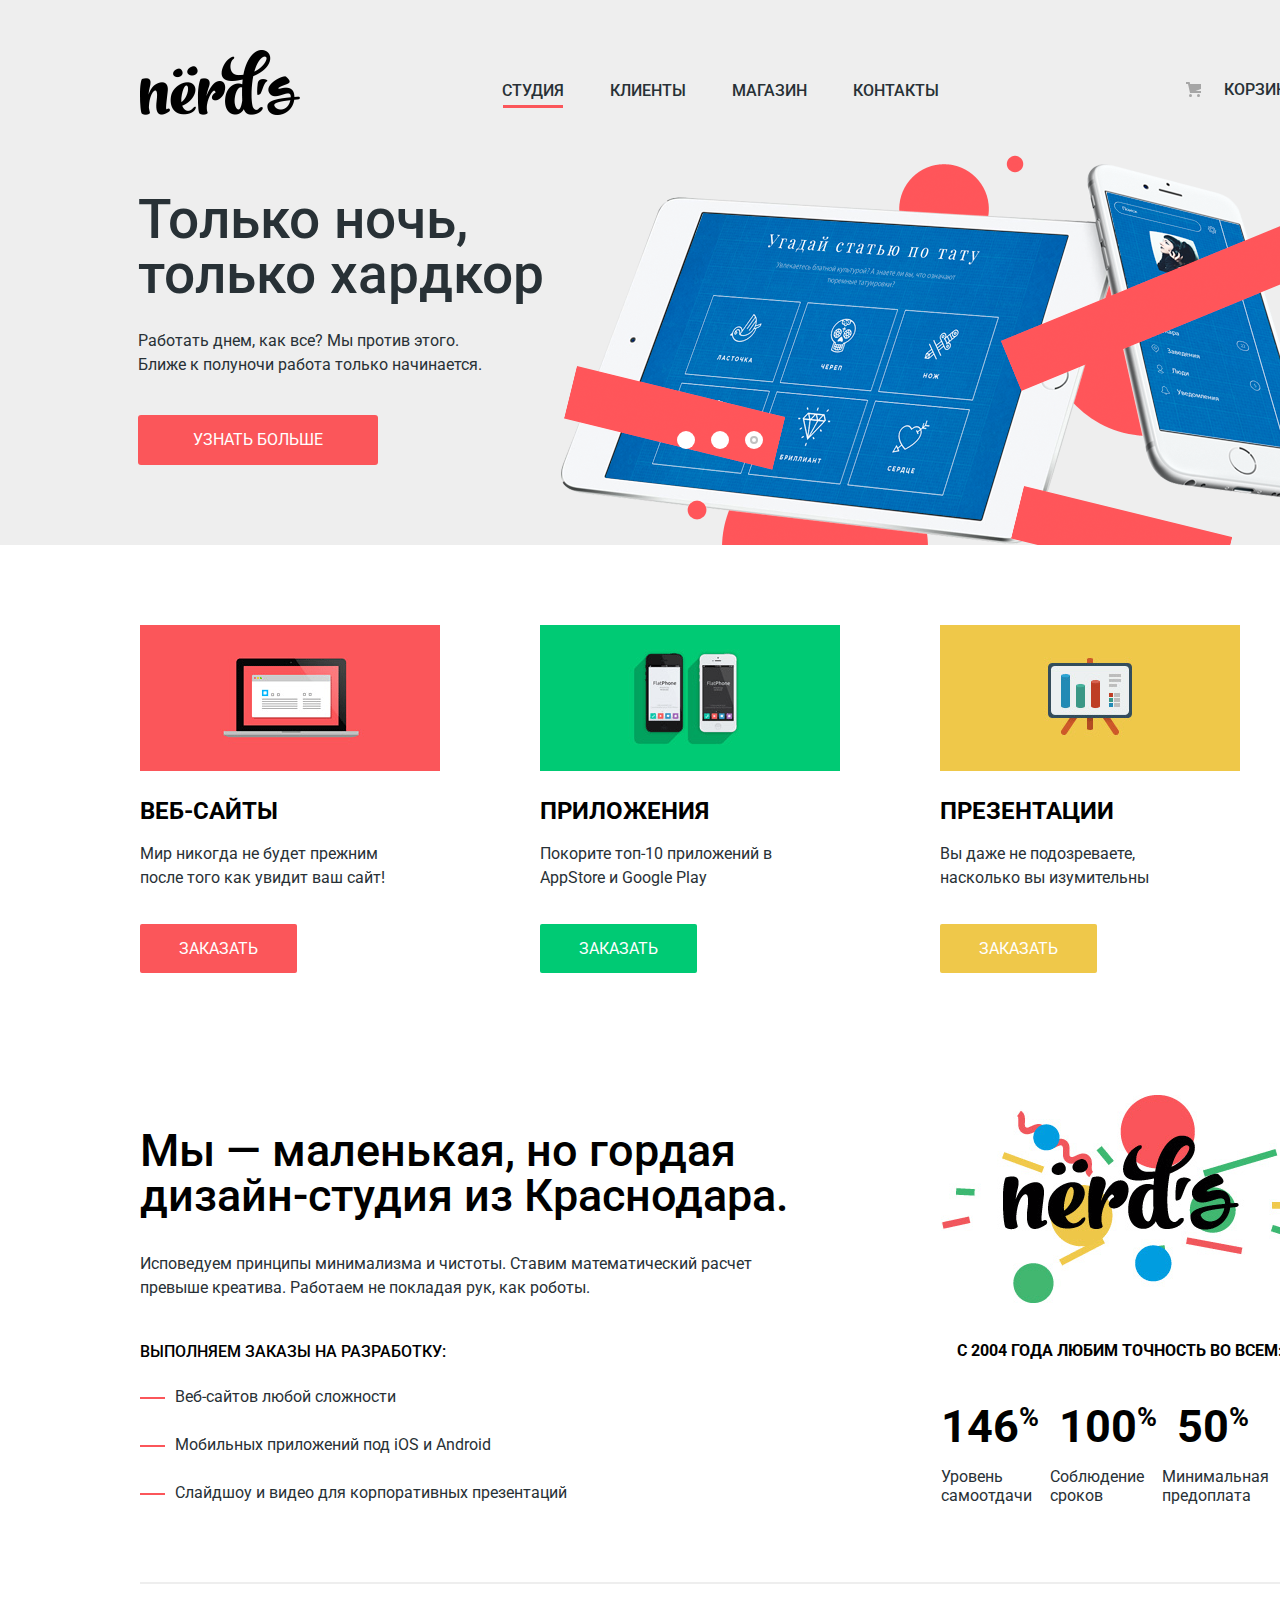
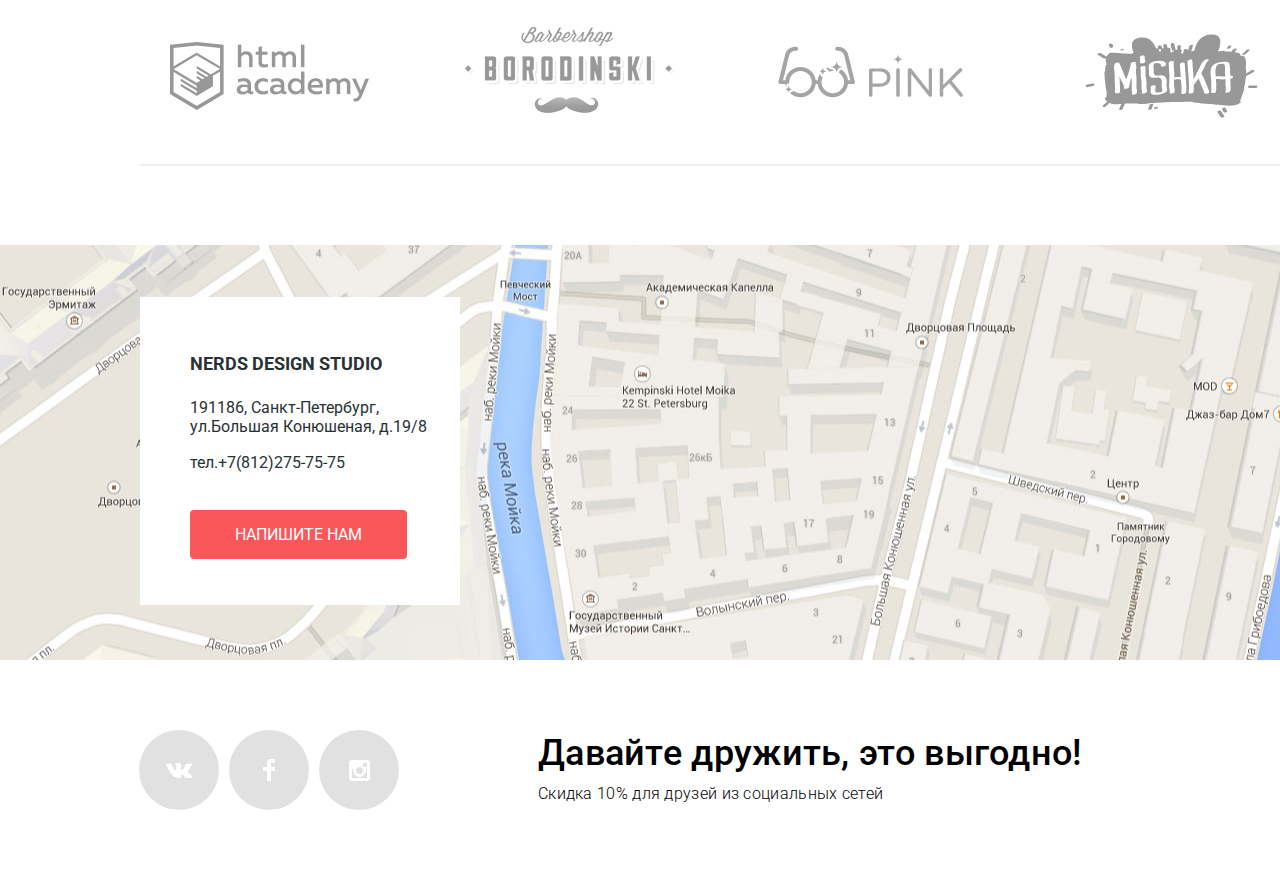
<file: index.html>
<!DOCTYPE html>
<html lang="ru">
<head>
	<meta charset="UTF-8">
	<title>Nerds</title>
	<link rel="stylesheet" type="text/css" href="css/normalize.css">
	<link rel="stylesheet"  type="text/css" href="css/main.min.css">
	<link href="https://fonts.googleapis.com/css?family=Roboto:300,400,500,700" rel="stylesheet">
</head>
<body>
	<section class="wrap__header">
		<div class="container">
			<header class="header">
				<nav class="navigation">
					<a class="navigation__logo"><img src="image/nerds.png" width="160" height="65" alt="Логотип веб-студии Nerds"></a>
					<ul class="navigation__list">
						<li class="navigation__current"><a href="index.html">Студия</a></li>
						<li><a href="#">Клиенты</a></li>
						<li><a href="catalog.html">Магазин</a></li>
						<li><a href="#">Контакты</a></li>
					</ul>
					<a href="#" class="navigation__cart">Корзина</a>
				</nav>
			</header>
			<section class="slides container">
				<input class="visually__hidden" checked type="radio" name="radio" id="switch1">
				<input class="visually__hidden" checked type="radio" name="radio" id="switch2">
				<input class="visually__hidden" checked type="radio" name="radio" id="switch3">
				<div class="slides__switch">
					<label class="slides__switch_item slides__switch_item1" for="switch1"></label>
					<label class="slides__switch_item slides__switch_item2" for="switch2"></label>
					<label class="slides__switch_item slides__switch_item3" for="switch3"></label>
				</div>
				<ul class="slides__list">
					<li class="slides__item">
						<h3>Долго, дорого,<br> скрупулезно.</h3>
						<p>Математически выверенный дизайн<br> для вашего сайта или мобильного приложения.</p>
						<a href="#">Узнать больше</a>
						</li>
					<li class="slides__item">
						<h3>Любим математику как никто другой</h3>
						<p>Никакого креатива, только математические формулы для расчета идеальных пропорций.</p>
						<a href="#">Узнать больше</a>
					</li>
					<li class="slides__item">
						<h3>Только ночь,<br> только хардкор</h3>
						<p>Работать днем, как все? Мы против этого.<br> Ближе к полуночи работа только начинается.</p>
						<a href="#">Узнать больше</a>
					</li>
				</ul>
			</section>
		</div>
	</section>
	<main class="content container">
		<section class="services__list">
			<h2 class="visually__hidden">Услуги</h2>
			<section class="services__item">
				<img src="image/web-sites.png" width="300" height="146" alt="Веб-сайты">
				<h3>Веб-сайты</h3>
				<p>Мир никогда не будет прежним после того как увидит ваш сайт!</p>
				<a href="#" class="btn__services btn__services_sites">Заказать</a>
			</section>
			<section class="services__item">
				<img src="image/apps.png" width="300" height="146" alt="Веб-приложения">
				<h3>Приложения</h3>
				<p>Покорите топ-10 приложений в AppStore и Google Play</p>
				<a href="#" class="btn__services btn__services_apps">Заказать</a>
			</section>
			<section class="services__item">
				<img src="image/show.png" width="300" height="146" alt="Презентации">
				<h3>Презентации</h3>
				<p>Вы даже не подозреваете, насколько вы изумительны</p>
				<a href="#" class="btn__services btn__services_show">Заказать</a>
			</section>
		</section>
		<article class="about">
			<section class="about__team">
				<h2 class="visually__hidden">О нас</h2>
				<h3>Мы &mdash; маленькая, но гордая дизайн-студия из Краснодара.</h3>
				<p>Исповедуем принципы минимализма и чистоты. Ставим математический расчет превыше креатива. Работаем не покладая рук, как роботы.</p>
				<p>Выполняем заказы на разработку:</p>
				<ul class="about__order">
					<li>Веб-сайтов любой сложности</li>
					<li>Мобильных приложений под iOS и Android</li>
					<li>Слайдшоу и видео для корпоративных презентаций</li>
				</ul>
			</section>
			<section class="about__facts">
				<img src="image/nerds2.png" width="360" height="208" alt="Логотип Nerds">
				<p>C 2004 года Любим точность во всем:</p>
					<ul>
						<li>146<sup>%</sup></li>
						<li>100<sup>%</sup></li>
						<li>50<sup>%</sup></li>
						<li>Уровень<br> самоотдачи</li>
						<li>Соблюдение<br> сроков</li>
						<li>Минимальная<br> предоплата</li> 
					</ul>
			</section>
		</article>
		<section class="partners__list">
			<h2 class="visually__hidden">Наши партнеры</h2>
			<div class=partners__item tabindex="0">
				<a href="https://htmlacademy.ru/intensive/htmlcss" class="partners__link"><img src="image/htmlacademy-hover.png" width="199" height="68" alt="HTMLacademy"></a>
			</div>
			<div class=partners__item>
				<a href="#" class="partners__link"><img src="image/Borodinsky-hover.png" width="209" height="90" alt="Барбершоп Бородинский"></a>
			</div>
			<div class=partners__item>
				<a href="#" class="partners__link"><img src="image/Pink-hover.png" width="185" height="52" alt="Салон Pink"></a>
			</div>
			<div class=partners__item>
				<a href="#" class="partners__link"><img src="image/Mishka-hover.png" width="173" height="84" alt="Mishka"></a>
			 </div>
		</section>
	</main>
	<section class="map">
		<h2 class="visually__hidden">Как нас найти</h2>
		<iframe src="https://www.google.com/maps/embed?pb=!1m18!1m12!1m3!1d15988.035052576044!2d30.30625045365359!3d59.94036584010551!2m3!1f0!2f0!3f0!3m2!1i1024!2i768!4f13.1!3m3!1m2!1s0x4696310fca5afc31%3A0x5f2ac55f567b2400!2sHTML+Academy!5e0!3m2!1sru!2sru!4v1512130333329" style="border:0"></iframe>
		<div class="map__box">
			<div class="box__contacts">
				<h3>Nerds Design Studio</h3>
				<p>191186, Санкт-Петербург,<br> ул.Большая Конюшеная, д.19/8</p>
				<p>тел.+7(812)275-75-75</p>
				<a class="btn__map" href="feedback.html">Напишите нам</a>
			</div>
		</div>
	</section>
	<footer class="footer container">
		<ul class="footer__socials">
			<li class="socials__item">
				<a href="#" class="socials__link" title="Вконтакте"><svg xmlns="http://www.w3.org/2000/svg" width="26" height="15" viewBox="0 0 26 15"><path fill="#FFF" d="M16.138 11.51c.956-.309 2.18 2.04 3.483 2.939.978.681 1.727.534 1.727.534l3.473-.05s1.815-.112.957-1.554c-.071-.12-.503-1.069-2.585-3.022-2.177-2.043-1.882-1.712.739-5.244 1.597-2.153 2.236-3.468 2.036-4.028-.192-.539-1.365-.399-1.365-.399L20.69.713c-.381.001-.704.119-.851.515-.003.004-.621 1.666-1.445 3.079-1.741 2.989-2.436 3.148-2.724 2.961-.661-.433-.494-1.737-.494-2.664 0-2.897.432-4.105-.846-4.417-.427-.104-.739-.172-1.828-.182-1.392-.021-2.574 0-3.244.329-.445.223-.786.712-.579.74.26.035.843.16 1.155.586.401.552.389 1.789.389 1.789s.229 3.411-.54 3.834c-.528.29-1.25-.302-2.803-3.016-.793-1.388-1.392-2.922-1.392-2.922s-.116-.285-.326-.441c-.25-.185-.6-.244-.6-.244L.848.684S.29.7.085.946c-.182.218-.015.668-.015.668s2.909 6.881 6.203 10.347c3.02 3.182 6.452 2.971 6.452 2.971h1.555s.469-.054.709-.312c.224-.24.214-.691.214-.691s-.031-2.109.935-2.419z"/></svg></a>
			</li>
			<li class="socials__item">
				<a href="#" class="socials__link" title="Фейсбук">
				<svg xmlns="http://www.w3.org/2000/svg" width="12" height="22" viewBox="0 0 12 22"><path fill="#FFF" d="M12 4V0H8a4 4 0 0 0-4 4v4H0v4h4v10h4V12h4V8H8V4h4z"/></svg></a>
			</li>
			<li class="socials__item">
				<a href="#" class="socials__link" title="Инстаграм">
				<svg xmlns="http://www.w3.org/2000/svg" width="21" height="21" viewBox="0 0 21 21"><path fill="#FFF" d="M18 0H3C1.35 0 0 1.35 0 3v15c0 1.65 1.35 3 3 3h15c1.65 0 3-1.35 3-3V3c0-1.65-1.35-3-3-3zm-7.5 7c1.93 0 3.5 1.57 3.5 3.5S12.43 14 10.5 14 7 12.43 7 10.5 8.57 7 10.5 7zM18 18H3V9h1.181A6.504 6.504 0 0 0 4 10.5a6.5 6.5 0 1 0 13 0 6.45 6.45 0 0 0-.181-1.5H18v9zm0-11h-4V3h4v4z"/></svg></a>
			</li>
		</ul>
		<div class="footer__discount">
			<p>Давайте дружить, это выгодно! <span>Скидка 10% для друзей из социальных сетей</span></p>
		</div>
	</footer>
				<!--Модальное окно  -->
		<section class="modal">
			<h2>Напишите нам</h2>
			<form class="feedback__form" method="post" action="/echo">
				<div class="form__info">
					<p class="feedback__item">
						<label for="name">Ваше имя:</label>
						<input type="text" id="name" name="name" placeholder="Представьтесь, пожалуйста">
					</p>
					<p class="feedback__item">
						<label for="email">Ваш e-mail:</label>
						<input type="text" id="email" name="email" placeholder="Для отправки ответа">
					</p>
				</div>
				<div class="form__area">
					<p class="feedback__item">
						<label for="text">Текст письма:</label>
						<textarea rows="5" id="text" name="text" placeholder="В свободной форме"></textarea>
					</p>
					<button class="btn__feedback btn__feedback_submit" type="submit">Отправить</button>
				</div>
			</form>
			<button class="modal__close" type="button">Закрыть</button>
		</section>
		<script src="js/scripts.min.js"></script>
</body>
</html>
</file>
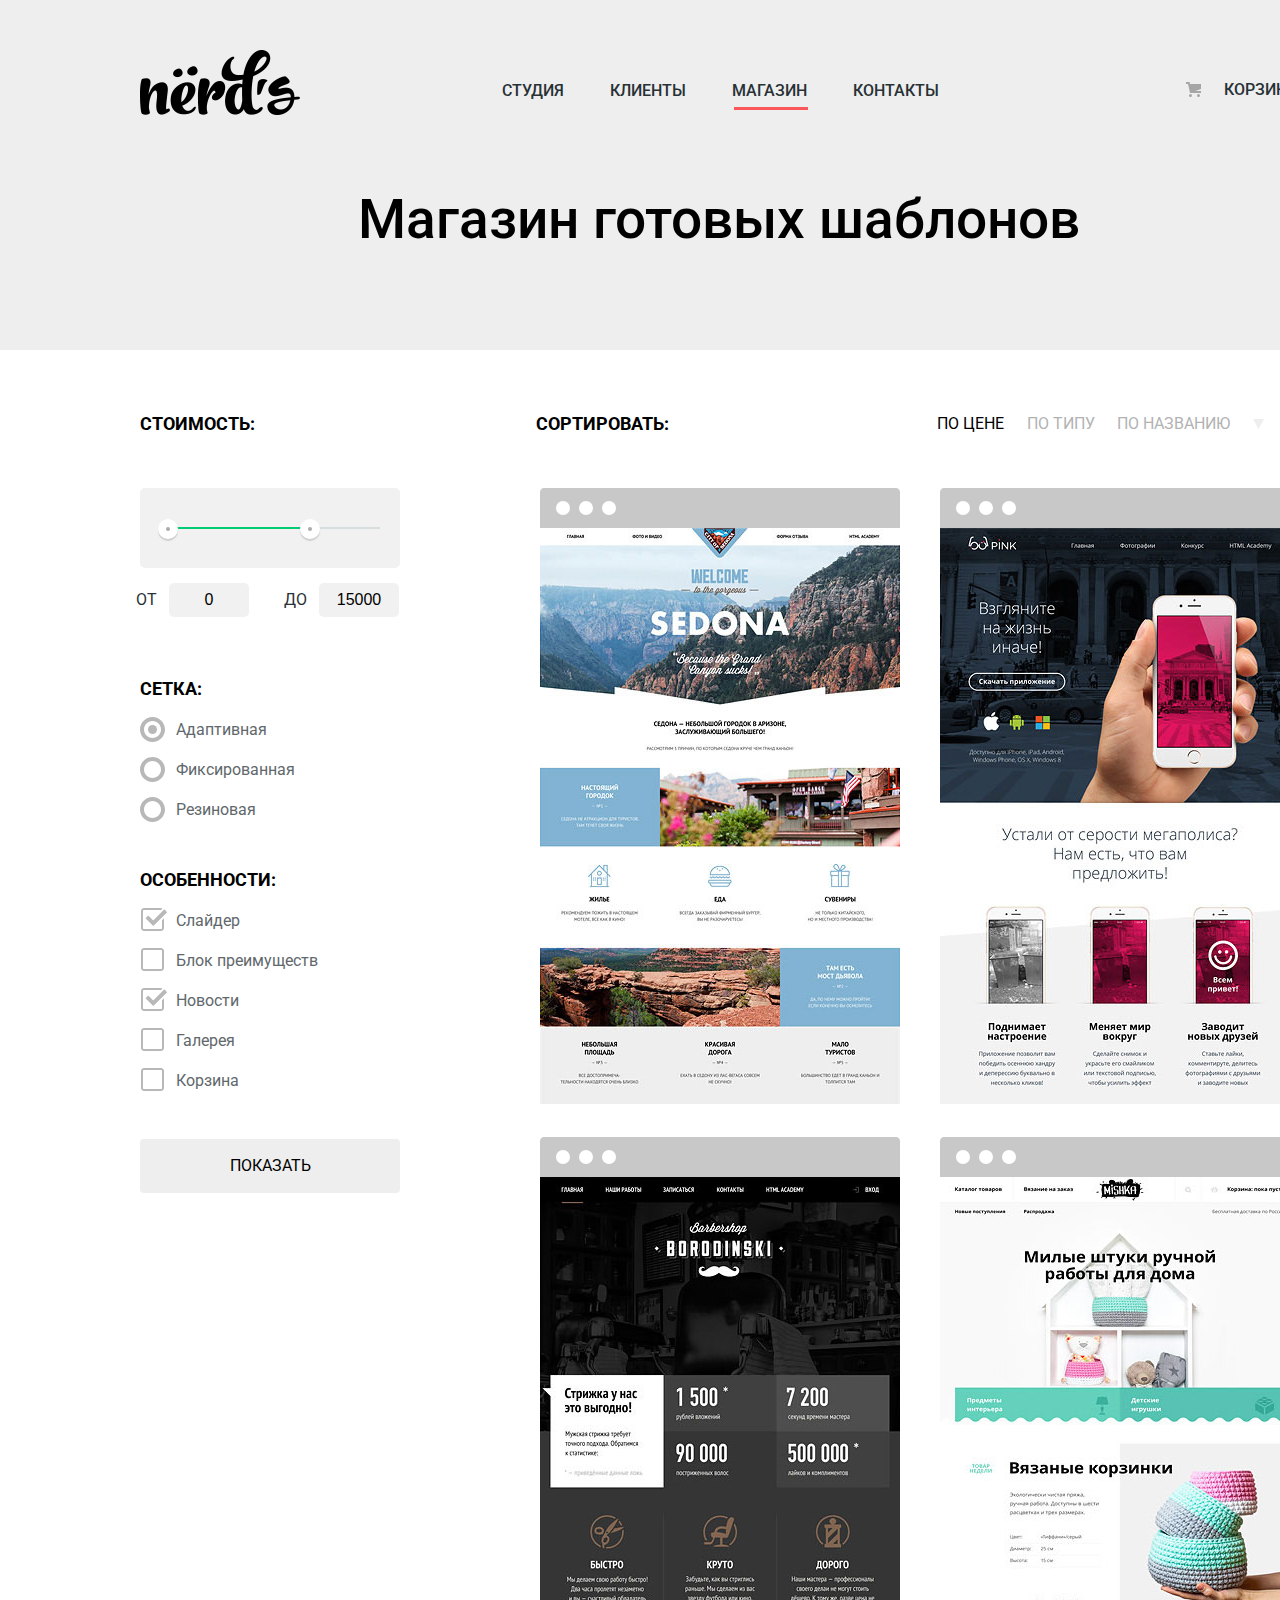
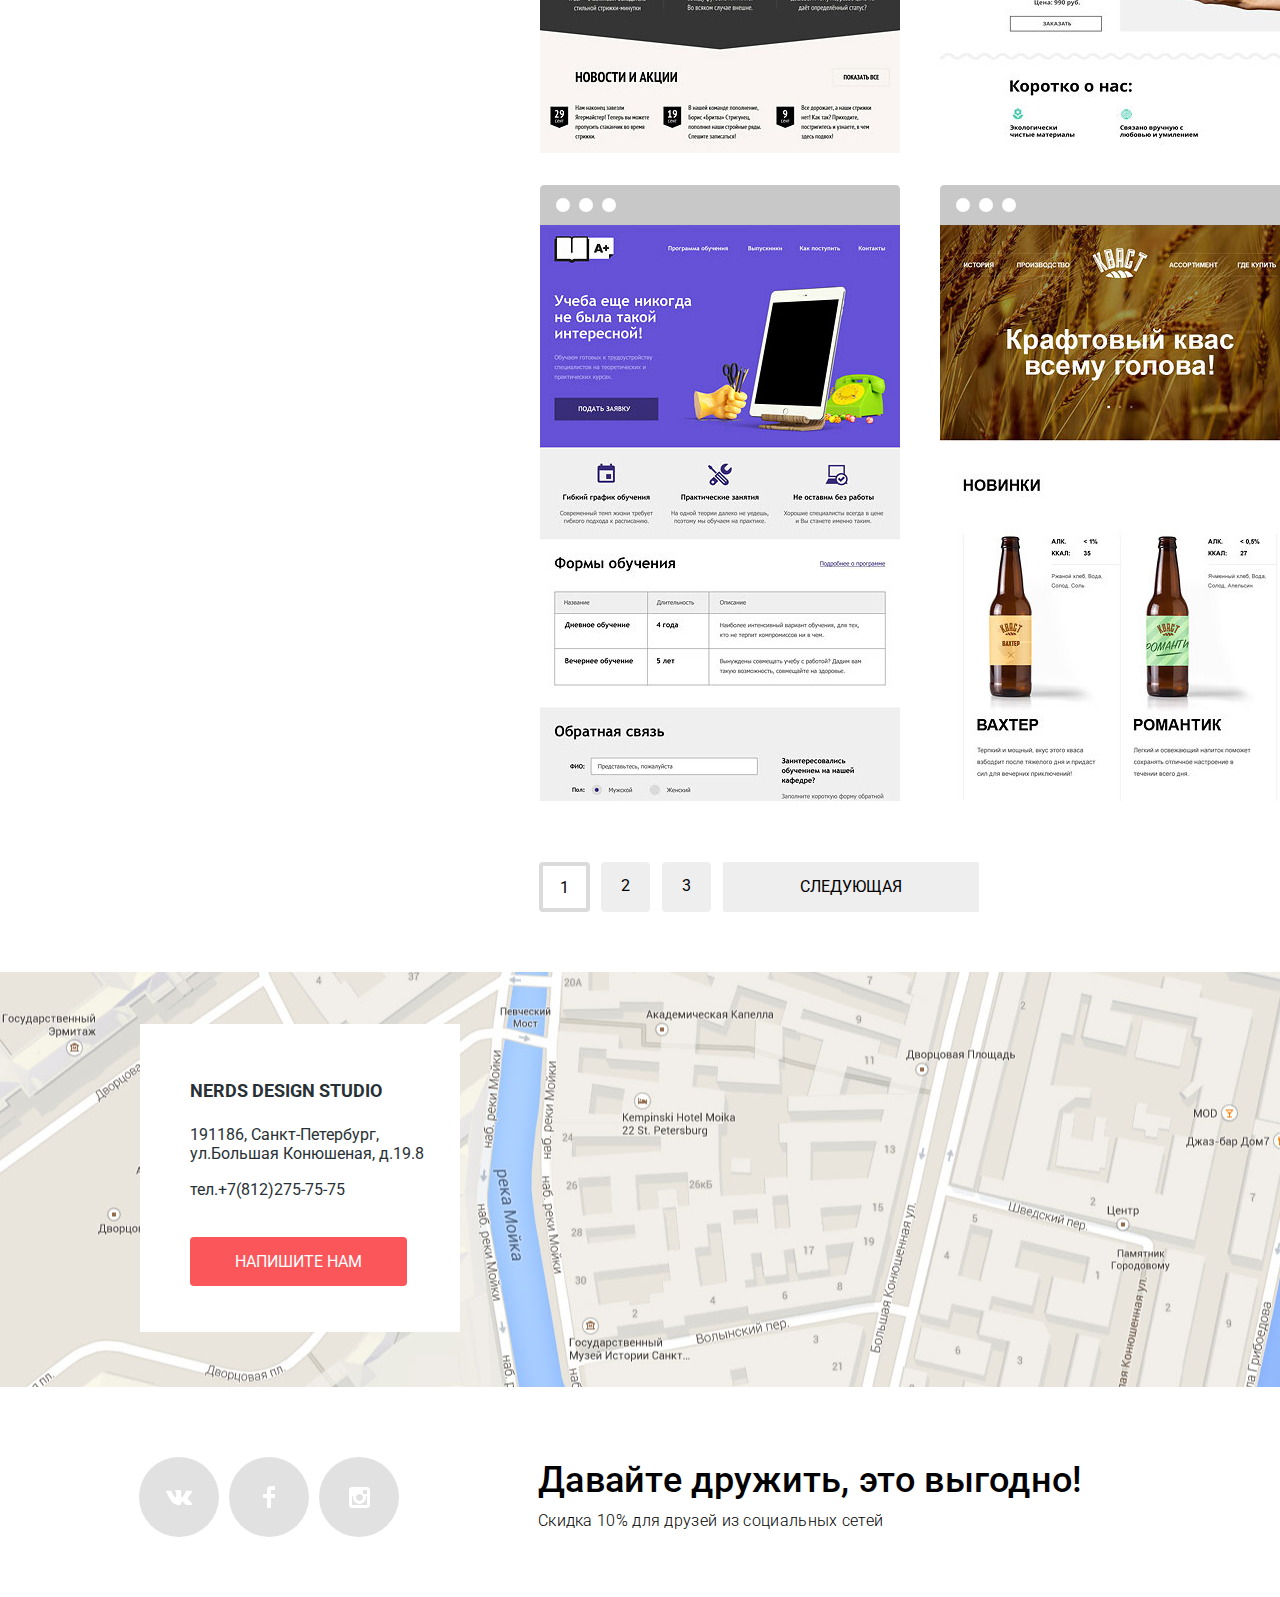
<file: catalog.html>
<!DOCTYPE html>
<html lang="ru">
<head>
	<meta charset="UTF-8">
	<title>Магазин готовых шаблонов</title>
	<link rel="stylesheet" type="text/css" href="css/normalize.css">
	<link rel="stylesheet" type="text/css" href="css/main.min.css">
	<link href="https://fonts.googleapis.com/css?family=Roboto:300,400,500,700&amp;subset=cyrillic" rel="stylesheet">
</head>
<body class="inner__page">
	<section class="wrap__header">
		<div class="container">
			<header class="header">
				<nav class="navigation">
					<a href="index.html" class="navigation__logo">
						<img src="image/nerds.png" width="160" height="65" alt="Логотип веб-студии Nerds">
					</a>
					<ul class="navigation__list">
						<li><a href="index.html">Студия</a></li>
						<li><a href="#">Клиенты</a></li>
						<li class="navigation__current"><a href="#">Магазин</a></li>
						<li><a href="#">Контакты</a></li>
					</ul>
					<a href="#" class="navigation__cart">Корзина</a>
				</nav>
			</header>
			<div class="main__title">
				<h1>Магазин готовых шаблонов </h1>
			</div>
		</div>
	</section>
	<main class="content container">
		<section class="sidebar">
			<form class="sidebar__filters"  method="get" action="https://echo.htmlacademy.ru">
				<fieldset class="filters__item">
					<legend class="filters__title">Стоимость:</legend>
					<div class="range__filter">
						<div class="range__controls">
							<div class="controls__scale">
								<div class="scale__bar"></div>
							</div>
							<div class="controls__toggle controls__toggle_min" tabindex="0"></div>
							<div class="controls__toggle controls__toggle_max" tabindex="0"></div>
						</div>
						<div class="range__price">
							<label class="min__price">
								от
								<input name="min__price" type="text" value="0">
							</label>
							<label class="max__price">
								до
								<input name="max__price" type="text" value="15000">
							</label>
						</div>
					</div>
				</fieldset>
			</form>
			<form class="sidebar__filters" action="/echo" method="post">
				<fieldset class="filters__item">
					<legend class="filters__title">Сетка:</legend>
					<p class="filter__option">
						<input class="visually__hidden filter__input filter__input_radio" type="radio" name="type" id="adaptive" value="adaptive" checked>
						<label for="adaptive" tabindex="0">Адаптивная</label>
					</p>
					<p class="filter__option">
						<input class="visually__hidden filter__input filter__input_radio" type="radio" name="type" value="fixed" id="fixed">
						<label for="fixed" tabindex="0">Фиксированная</label>
					</p>
					<p class="filter__option">
						<input class="visually__hidden filter__input filter__input_radio" type="radio" name="type" value="rubber" id="rubber">
						<label for="rubber" tabindex="0">
						Резиновая</label>
					</p>
				</fieldset>
				<fieldset class="filters__item">
					<legend class="filters__title">Особенности:</legend>
					<p class="filter__option">
						<input class="visually__hidden filter__input filter__input_checkbox" type="checkbox" id="slider" checked>
						<label for="slider" tabindex="0">Слайдер</label>
					</p>
					<p class="filter__option">
						<input class="visually__hidden filter__input filter__input_checkbox" type="checkbox" id="features">
						<label for="features" tabindex="0">Блок преимуществ</label>
					</p>
					<p class="filter__option">
						<input class="visually__hidden filter__input filter__input_checkbox" type="checkbox" id="news" checked>
						<label for="news" tabindex="0">Новости</label>
					</p>
					<p class="filter__option">
						<input class="visually__hidden filter__input filter__input_checkbox" type="checkbox" id="gallery">
						<label for="gallery" tabindex="0">Галерея</label>
					</p>
					<p class="filter__option">
						<input class="visually__hidden filter__input filter__input_checkbox" type="checkbox" id="basket">
						<label for="basket" tabindex="0">Корзина</label>
					</p>
				</fieldset>
			</form>
			<button class="sidebar__btn" type="submit">Показать</button>
		</section>
		<section class="catalog">
			<div class="catalog__sort">
				<span class="catalog__sort_title">Сортировать:</span>
				<div class="sort__option">
					<a href="#" class="option__link_current">По цене</a>
					<a href="#" class="option__link">По типу</a>
					<a href="#" class="option__link">По названию</a>
					<a href="#" class="option__link_down"><svg xmlns="http://www.w3.org/2000/svg" width="11" height="10" viewBox="0 0 11 10"><path fill="#eeeeee" d="M5.5 10L0 0h11"/></svg></a>
					<a href="#" class="option__link_up"><svg xmlns="http://www.w3.org/2000/svg" width="11" height="10" viewBox="0 0 11 10"><path fill="#eeeeee" d="M5.5 0L0 10h11z"/></svg></a>
				</div>
			</div>
			<h2 class="visually__hidden">Список шаблонов</h2>
			<section class="catalog__list">
				<section class="catalog__item">
					<img src="image/sedona.jpg" width="360" height="570" alt="Седона">
					<section class="catalog__item_box">
						<a href="#" class="box__title">Sedona</a>
						<p class="box__subtitle">Информационный сайт<br>для туристов.</p>
						<a href="#" class="box__button">9900руб.</a>
					</section>
				</section>
				<section class="catalog__item">
					<img src="image/Pink__1.jpg" width="360" height="570" alt="Лендинг для приложений">
					<section class="catalog__item_box">
						<a href="#" class="box__title">Pink App</a>
						<p class="box__subtitle">Продуктовый лендинг приложений для iOS и Android.</p>
						<a href="#" class="box__button">9900руб.</a>
					</section>
				</section>
				<section class="catalog__item">
					<img src="image/Borodinsky.jpg" width="360" height="576" alt="Барбершоп">
					<section class="catalog__item_box">
						<a href="#" class="box__title">Barbershop</a>
						<p class="box__subtitle">Сайт салона красоты. Для мужчин, да.</p>
						<a href="#" class="box__button">9900руб.</a>
					</section>
				</section>
				<section class="catalog__item">
					<img src="image/mishka.jpg" width="360" height="576" alt="Интернет-магазин Мишка">
					<section class="catalog__item_box">
						<a href="#" class="box__title">Mishka</a>
						<p class="box__subtitle">Интернет-магазин вязаных игрушек.</p>
						<a href="#" class="box__button">9900руб.</a>
					</section>
				</section>
				<section class="catalog__item">
					<img src="image/aplus.jpg" width="360" height="576" alt="Курсы повышения квалификации">
					<section class="catalog__item_box">
						<a href="#" class="box__title">A Plus</a>
						<p class="box__subtitle">Лендинг курсов повышения квалификации.</p>
						<a href="#" class="box__button">9900руб.</a>
					</section>
				</section>
				<section class="catalog__item">
					<img src="image/kvast.jpg" width="360" height="576" alt="Крафтовое пиво">
					<section class="catalog__item_box">
						<a href="#" class="box__title">Kvast</a>
						<p class="box__subtitle">Промо-сайт производителя крафтового пива.</p>
						<a href="#" class="box__button">9900руб.</a>
					</section>
				</section>
			</section>
		</section>
		<section class="catalog__pagination">
			<span>1</span>
			<a href="#">2</a>
			<a href="#">3</a>
			<a href="#" class="catalog__pagination_next">Следующая</a>
		</section>
	</main>
	<section class="map">
		<h2 class="visually__hidden">Как нас найти</h2>
		<iframe src="https://www.google.com/maps/embed?pb=!1m18!1m12!1m3!1d15988.035052576044!2d30.30625045365359!3d59.94036584010551!2m3!1f0!2f0!3f0!3m2!1i1024!2i768!4f13.1!3m3!1m2!1s0x4696310fca5afc31%3A0x5f2ac55f567b2400!2sHTML+Academy!5e0!3m2!1sru!2sru!4v1512130333329" style="border:0">
		</iframe>
		<div class="map__box">
			<div class="box__contacts">
				<h3>Nerds Design Studio</h3>
				<p>191186, Санкт-Петербург,<br> ул.Большая Конюшеная, д.19.8</p>
				<p>тел.+7(812)275-75-75</p>
				<a class="btn__map" href="feedback.html">Напишите нам</a>
			</div>
		</div>
	</section>
	<footer class="footer container">
		<ul class="footer__socials">
			<li class="socials__item">
				<a href="#" class="socials__link" title="Вконтакте"><svg xmlns="http://www.w3.org/2000/svg" width="26" height="15" viewBox="0 0 26 15"><path fill="#FFF" d="M16.138 11.51c.956-.309 2.18 2.04 3.483 2.939.978.681 1.727.534 1.727.534l3.473-.05s1.815-.112.957-1.554c-.071-.12-.503-1.069-2.585-3.022-2.177-2.043-1.882-1.712.739-5.244 1.597-2.153 2.236-3.468 2.036-4.028-.192-.539-1.365-.399-1.365-.399L20.69.713c-.381.001-.704.119-.851.515-.003.004-.621 1.666-1.445 3.079-1.741 2.989-2.436 3.148-2.724 2.961-.661-.433-.494-1.737-.494-2.664 0-2.897.432-4.105-.846-4.417-.427-.104-.739-.172-1.828-.182-1.392-.021-2.574 0-3.244.329-.445.223-.786.712-.579.74.26.035.843.16 1.155.586.401.552.389 1.789.389 1.789s.229 3.411-.54 3.834c-.528.29-1.25-.302-2.803-3.016-.793-1.388-1.392-2.922-1.392-2.922s-.116-.285-.326-.441c-.25-.185-.6-.244-.6-.244L.848.684S.29.7.085.946c-.182.218-.015.668-.015.668s2.909 6.881 6.203 10.347c3.02 3.182 6.452 2.971 6.452 2.971h1.555s.469-.054.709-.312c.224-.24.214-.691.214-.691s-.031-2.109.935-2.419z"/></svg></a>
			</li>
			<li class="socials__item">
				<a href="#" class="socials__link" title="Фейсбук">
				<svg xmlns="http://www.w3.org/2000/svg" width="12" height="22" viewBox="0 0 12 22"><path fill="#FFF" d="M12 4V0H8a4 4 0 0 0-4 4v4H0v4h4v10h4V12h4V8H8V4h4z"/></svg>
				</a>
			</li>
			<li class="socials__item">
				<a href="#" class="socials__link" title="Инстаграм">
				<svg xmlns="http://www.w3.org/2000/svg" width="21" height="21" viewBox="0 0 21 21"><path fill="#FFF" d="M18 0H3C1.35 0 0 1.35 0 3v15c0 1.65 1.35 3 3 3h15c1.65 0 3-1.35 3-3V3c0-1.65-1.35-3-3-3zm-7.5 7c1.93 0 3.5 1.57 3.5 3.5S12.43 14 10.5 14 7 12.43 7 10.5 8.57 7 10.5 7zM18 18H3V9h1.181A6.504 6.504 0 0 0 4 10.5a6.5 6.5 0 1 0 13 0 6.45 6.45 0 0 0-.181-1.5H18v9zm0-11h-4V3h4v4z"/></svg>
				</a>
			</li>
		</ul>
		<div class="footer__discount">
			<p>Давайте дружить, это выгодно!<span>Скидка 10% для друзей из социальных сетей</span></p>
		</div>
	</footer>
				<!-- Модальное окно -->
	<section class="modal">
		<h2>Напишите нам</h2>
		<form class="feedback__form" method="post" action="/echo">
			<div class="form__info">
				<p class="feedback__item">
					<label for="name">Ваше имя:</label>
					<input type="text" id="name" name="name" placeholder="Представьтесь, пожалуйста">
				</p>
				<p class="feedback__item">
					<label for="email">Ваш e-mail:</label>
					<input type="text" id="email" name="email" placeholder="Для отправки ответа">
				</p>
			</div>
			<div class="form__area">
				<p class="feedback__item">
					<label for="text">Текст письма:</label>
					<textarea rows="5" id="text" name="text" placeholder="В свободной форме"></textarea>
				</p>
				<button class="btn__feedback btn__feedback_submit">Отправить</button>
			</div>
		</form>
		<button class="modal__close" type="button">Закрыть</button>
	</section>
	<script src="js/scripts.min.js"></script>
</body>
</html>
</file>
<file: css/main.min.css>
html,body{min-width:1440px;min-height:2476px;margin:0 auto;padding:0;font-family:'Roboto',Arial,sans-serif;font-size:16px;line-height:24px;font-weight:400;color:#283136;text-transform:uppercase}a{text-decoration:none}img{max-width:100%;height:auto}.container{width:1200px;padding:0;margin:0 auto}.wrap__header{background-color:#eee;margin-bottom:70px;min-height:545px}.inner__page .wrap__header{margin-bottom:62px;min-height:350px}.inner__page .header{margin-bottom:3px;min-height:100px}.visually__hidden{display:none}.navigation{display:flex;justify-content:space-between;font-size:16px;font-weight:500;height:100px;width:1200px;line-height:30px;padding-top:35px;padding-left:20px}.navigation__logo{width:180px;height:80px;padding-top:15px}.navigation__logo img:hover,.navigation__logo img:focus{opacity:.8}.navigation__logo img:active{opacity:.3}.navigation__list{margin:0;padding:0;display:flex;justify-content:flex-start;align-items:center;width:440px;list-style:none;height:40px;margin-top:36px;margin-right:50px}.navigation__list li{margin-right:46px}.navigation__list a{color:#283136}.navigation__current,.inner__page .navigation__current{position:relative}.navigation__current a[href],.inner__page .navigation__current a[href]{pointer-events:none}.navigation__current::after{content:"";width:60px;height:3px;position:absolute;bottom:-2px;left:1px;background-color:#fb565a}.inner__page .navigation__current::after{content:"";width:74px;position:absolute;top:31px;left:2px;height:3px;background-color:#fb565a}.navigation__cart{color:#283136;display:flex;max-width:140px;position:relative;padding-top:40px;padding-left:50px;margin-right:42px}.navigation__cart::before{content:url(../image/cart-icon.svg);position:absolute;top:42px;left:12px}.navigation a:hover,.navigation a:focus{color:#fb565a}.navigation a:active{color:#bdbdbd}.footer{display:flex;justify-content:flex-start;margin-top:10px;min-height:200px}.footer__socials{display:flex;flex-wrap:wrap;min-width:260px;margin-top:60px;margin-left:19px;padding:0;height:80px;list-style-type:none}.socials__link{display:flex;align-items:center;justify-content:center;margin-right:10px;width:80px;height:80px;background-color:#e1e1e1;border-radius:50%}.socials__link:hover,.socials__link:focus{background-color:#e74246}.socials__link:active{background-color:#d7373b;box-shadow:inset 0 4px 8px 0 #c13135}.socials__link:active path{fill:#e37376}.footer__discount{display:flex;flex-wrap:wrap;justify-content:flex-start;margin-left:129px;width:560px;line-height:1;height:80px}.footer__discount p{color:#000;font-size:36px;font-weight:500;text-transform:none;margin-top:60px;padding-top:6px;height:35px;letter-spacing:.3px;line-height:34px}.box__contacts p:nth-of-type(2){margin-bottom:50px}.footer__discount span{text-transform:none;font-size:16px;font-weight:300}.feedback__title{color:#000;font-size:45px;font-weight:medium;text-transform:none}.map{position:relative;margin-top:30px;width:100%;height:415px;background:url(../image/map.jpg) no-repeat center center #e9e5dc}.inner__page .map{margin-top:13px}.map iframe{position:absolute;top:0;left:0;width:100%;height:416px;z-index:1}.map__box{position:relative;margin:0 auto;width:1200px;height:416px}.box__contacts{position:absolute;top:52px;left:20px;width:320px;height:308px;z-index:2;background-color:#fff}.box__contacts h3{font-size:18px;margin-top:55px;margin-bottom:21px;margin-left:50px}.box__contacts p{text-transform:none;text-align:left;padding-left:50px;padding-top:1px;line-height:1.2em}.btn__map{font:inherit;text-transform:uppercase;color:#fff;border:0;margin-left:50px;border-radius:4px;background-color:#fb565a;padding:15px 45px}.slides{position:relative}.slides__switch{position:absolute;left:50%;bottom:104px;z-index:100;width:160px;height:18px;text-align:center;font-size:0;transform:translateX(-50%)}.slides__switch label{position:relative;display:inline-block;width:18px;height:18px;padding:8px;border-radius:50%;cursor:pointer}.slides__switch label::after{content:"";position:absolute;top:8px;left:8px;z-index:1;width:18px;height:18px;border-radius:50%;background:#fff}.switch__active::before{content:"";position:absolute;left:50%;top:50%;z-index:2;width:4px;height:4px;margin:-4px;background-color:inherit;border:2px solid #c1c1c1;border-radius:50%}.slides__list{padding:0;margin:0;list-style:none}.slides__item{display:none;padding:57px 0 80px 18px}.slides__item:nth-child(1){background-image:url(../image/slide__one.png);background-repeat:no-repeat;background-position:450px -2px}.slides__item:nth-child(2){background-image:url(../image/slide__two.png);background-repeat:no-repeat;background-position:100% 0}.slides__item:nth-child(3){background-image:url(../image/slide__three.png);background-repeat:no-repeat;background-position:100% 20px}#switch1:checked~.slides__list .slides__item:nth-child(1){display:block}#switch2:checked~.slides__list .slides__item:nth-child(2){display:block}#switch3:checked~.slides__list .slides__item:nth-child(3){display:block}#switch1:checked~.slides__switch .slides__switch_item1::before,#switch2:checked~.slides__switch .slides__switch_item2::before,#switch3:checked~.slides__switch .slides__switch_item3::before{content:"";position:absolute;left:50%;top:50%;z-index:2;width:4px;height:4px;margin:-4px;background-color:inherit;border:2px solid #c1c1c1;border-radius:50%}.slides__item h3{max-width:600px;margin:0;margin-bottom:27px;font-size:55px;line-height:55px;font-weight:500;text-transform:none}.slides__item p{max-width:430px;margin:0;margin-bottom:38px;text-transform:none}.slides a{display:block;width:240px;padding:16px 0;font-size:16px;line-height:18px;color:#fff;text-transform:uppercase;text-align:center;text-decoration:none;background-color:#fb565a;border-radius:3px;border:0}.slides a:hover,.slides a:focus,.btn__services_sites:hover,.btn__services_sites:focus,.btn__map:hover,.btn__map:focus{background-color:#e74246;text-align:center}.slides a:active,.btn__services_sites:active,.btn__map:active{color:#e37376;background-color:#d7373b}.content{width:1180px;height:1200px}.services__list{display:flex;justify-content:space-between;width:1100px;margin-bottom:37px;height:400px;margin-left:10px}.services__item{width:300px;min-height:347px;margin-top:10px}.services__item h3{font-size:24px;font-weight:700;color:#000;margin-top:21px}.services__item p{margin-bottom:35px;text-align:left;text-transform:none;width:260px;margin-top:-5px;margin-bottom:47px}.services__item a{color:#fff;padding:15px 39px;border-radius:2px;text-align:center}.btn__services_sites{background-color:#fb565a}.btn__services_sites:active{box-shadow:inset 0 4px 0 0 #c13135}.btn__services_apps{background-color:#00ca74}.btn__services_show{background-color:#efc84a}.btn__services_apps:hover,.btn__services_apps:focus{background-color:#00bc6c}.btn__services_apps:active{color:#4dc491;background-color:#00aa62;box-shadow:inset 0 4px 0 0 #009958}.btn__services_show:hover,.btn__services_show:focus{background-color:#eab534}.btn__services_show:active{color:#edc265;background-color:#e5a722;box-shadow:inset 0 4px 0 0 #ce961f}.about{width:1171px;margin-left:10px;margin-bottom:30px;display:flex;justify-content:space-between;min-height:500px}.about__team{width:662px;min-height:440px}.about__team h3{color:#000;font-size:45px;line-height:45px;font-weight:500;text-transform:none;text-align:left;margin-bottom:34px;margin-top:76px}.about__team p{text-transform:none;text-align:left}.about__team p:nth-of-type(2){color:#000;font-size:16px;font-weight:500;margin-top:40px;margin-bottom:21px;text-transform:uppercase}.about__order{margin:0;padding:0;list-style:none}.about__order li{background-image:url(../image/marker.png);background-repeat:no-repeat;background-position:0 12px;padding-left:35px;margin-bottom:24px;text-transform:none}.about__facts{width:380px;min-height:440px}.about__facts img{margin-top:43px;margin-left:10px}.about__facts p{color:#000;font-weight:700;text-transform:uppercase;padding-left:26px;padding-top:13px;margin-bottom:47px}.about__facts ul{display:flex;flex-wrap:wrap;margin:0;padding:0;list-style:none}.about__facts sup{top:-.6em;font-size:61%}.about__facts li{text-transform:none}.about__facts li:nth-of-type(4){padding-left:10px;padding-top:4px;line-height:1.2em}.about__facts li:nth-of-type(5),.about__facts li:nth-of-type(6){padding-left:18px;padding-top:4px;line-height:1.2em}.about__facts li:nth-of-type(1),.about__facts li:nth-of-type(2),.about__facts li:nth-of-type(3){color:#000;font-size:45px;font-weight:700;padding:5px 10px;margin-bottom:19px}.partners__list{position:relative;width:1160px;margin-left:10px;height:180px;border-top:2px solid #eee;border-bottom:2px solid #eee}.partners__item{position:absolute;width:280px;min-height:160px;opacity:.4}.partners__item:first-of-type{top:58px;left:30px}.partners__item:nth-of-type(2){left:325px;top:43px}.partners__item:nth-of-type(3){top:62px;left:638px}.partners__item:nth-of-type(4){right:-65px;top:50px}.partners__item:focus,.partners__item:hover{opacity:1}.partners__item:active{opacity:.1}@keyframes bounce{0%{transform:translateY(-2000px)}70%{transform:translateY(30px)}90%{transform:translateY(-10px)}to{transform:translateY(0)}}.modal{display:none;position:fixed;top:5%;left:15%;width:960px;height:590px;background-color:#fff;box-shadow:10px 15px 40px 20px #d8d4d2;z-index:3}.modal__show{display:block;animation:bounce .6s}.modal h2{color:#000;margin:0;margin-left:96px;padding-top:67px;padding-bottom:10px;margin-bottom:10px;font-family:inherit;font-size:45px;font-weight:500;line-height:45px;text-transform:none}.feedback__form{display:flex;flex-direction:column;width:760px;margin-left:98px}.form__info{display:flex;justify-content:space-between}.feedback__form label{font-size:16px;color:#000;text-transform:none;padding-bottom:12px}.feedback__item input{width:360px;height:48px;margin-bottom:15px}.feedback__item input[type=text]{margin:0;margin-top:10px;box-sizing:border-box;padding:14px}.feedback__item:first-of-type{margin-right:40px}.feedback__item textarea{box-sizing:border-box;padding:10px 0 10px 14px;width:760px;height:118px;margin-bottom:25px;margin-top:6px}::-webkit-input-placeholder{color:#a1a1a1}::-moz-placeholder{color:#a1a1a1}:-moz-placeholder{color:#a1a1a1}:-ms-input-placeholder{color:#a1a1a1}.feedback__item input,.feedback__item textarea{border-radius:3px;border:2px solid #d7dcde;outline:0}.feedback__item input:hover,.feedback__item textarea:hover{border:2px solid #b4b9bb}.feedback__item input:focus,.feedback__item textarea:focus{border:2px solid #000}.btn__feedback{font:inherit;text-transform:uppercase;color:#fff;padding:12px 83px;border:0;border-radius:4px;background-color:#fb565a}.modal__close{position:absolute;top:78px;right:90px;width:22px;height:22px;font-size:0;border:0;background-color:transparent;cursor:pointer}.modal__close::before,.modal__close::after{content:"";position:absolute;top:10px;left:2px;width:22px;height:4px;background-color:#fecccd}.modal__close::before{transform:rotate(45deg)}.modal__close::after{transform:rotate(-45deg)}.modal__close:hover::before,.modal__close:hover::after{background-color:#fff}.modal__close:active::before,.modal__close:active::after{background-color:#fee}.main__title h1{color:#000;font-size:55px;margin-top:69px;margin-left:15px;font-weight:500;text-transform:none}.sidebar__filters{text-transform:none}.filters__item{margin:0;padding:0;border:0}.sidebar__filters:last-of-type .filters__item:last-of-type{margin-top:30px}.filters__title{margin-left:10px;margin-bottom:52px}.range__filter{margin-bottom:60px}.range__controls{position:relative;width:220px;height:41px;margin-left:10px;margin-top:35px;margin-bottom:15px;padding-top:39px;padding-right:20px;padding-left:20px;background-color:#f1f1f1;border-radius:5px}.controls__scale{height:2px;background:#d7dcde}.scale__bar{width:70%;height:2px;background:#00ca74}.controls__toggle{position:absolute;top:31px;left:0;width:4px;height:4px;padding:0;border:8px solid #fff;background-color:#ababab;border-radius:50%;box-shadow:0 2px 1px 0 #cfcfcf;cursor:pointer}.toggle__min{left:50px}.toggle__max{left:110px}.range__price{display:flex;font-size:0;width:263px;font-size:16px;text-transform:uppercase;margin-left:6px}.range__price label{display:inline-block;width:136px}.range__price input{width:60px;padding:8px 10px;margin-left:8px;text-align:center;border:0;border-radius:5px;background:#f1f1f1}.max__price{text-align:right}.controls__toggle_min{left:18px}.controls__toggle_max{left:160px}.filters__title,.catalog__sort_title{color:#000;font-size:18px;font-weight:700;line-height:24px;text-transform:uppercase}.filter__input:hover+label,.filter__input:focus+label{color:#000}.filter__input_checkbox+label::before{content:url(../image/checkbox-off.svg);position:absolute;left:-35px;top:-1px}.filter__input_checkbox+label:hover::before{content:url("../image/checkbox-off - hover.svg");position:absolute;left:-35px;top:-1px}.filter__input_checkbox:checked+label::before{content:url(../image/checkbox-on.svg);position:absolute;left:-35px;top:-1px}.filter__input_checkbox:checked+label:hover::before{content:url("../image/checkbox-on - hover.svg");position:absolute;left:-35px;top:-1px}.filter__input_radio+label::before{content:url(../image/radio-off.svg);position:absolute;left:-36px;top:-1px}.filter__input_radio+label:hover::before{content:url("../image/radio-off - hover.svg");position:absolute;left:-36px;top:-1px}.filter__input_radio:checked+label:hover::before{content:url("../image/radio-on - hover.svg");position:absolute;left:-36px;top:-1px}.filter__input_radio:checked+label::before{content:url(../image/radio-on.svg);position:absolute;left:-36px;top:-1px}.filters__title{margin-bottom:17px}.filter__option{margin:0;margin-left:19px;padding-left:27px;padding-bottom:16px}.filter__option label{color:#61686c;position:relative;display:block;cursor:pointer;user-select:none}.inner__page .main__title{display:flex;justify-content:center;width:760px;min-height:210px;margin-left:220px}.main__title h1{width:740px;min-height:46px}.inner__page .content{display:flex;flex-wrap:wrap;justify-content:space-between;width:1180px;min-height:2100px;margin-bottom:60px}.catalog__item:hover{box-shadow:0 0 12px 5px #e5e5e5}.catalog__item_box p{line-height:1.2em;text-transform:none;width:240px;text-align:center;margin-bottom:28px}.sidebar{width:310px;min-height:800px;margin-right:auto}.range__controls{font-size:16px;line-height:24px;font-weight:400;color:#000}.sidebar__btn{font:inherit;text-transform:uppercase;width:260px;color:#000;background-color:#eee;text-align:center;padding:15px 0;border-radius:4px;margin-top:30px;margin-left:10px;border:0;cursor:pointer}.sidebar__btn:hover,.sidebar__btn:focus{background-color:#dfdfdf}.sidebar__btn:active{color:#c1c1c1;background-color:#d5d5d5;box-shadow:inset 0 2px 0 0 #bfbfbf}.catalog{display:flex;flex-direction:column;align-items:center;width:786px;min-height:1900px}.catalog__sort{display:flex;width:762px;margin-bottom:76px;min-height:40px}.catalog__sort div{width:360px;display:flex;justify-content:space-between;margin-left:268px}.option__link{color:#b2b2b2}.option__link_current{color:#000}.option__link:hover,.option__link:focus,.option__link_down path:hover,.option__link_down path:focus,.option__link_up path:hover,.opyion__link_up path:focus{color:#666;fill:#666}.option__link:active,.option__link:active,.option__link_down path:active,.option__link_up path:active{color:#000;fill:#000}.catalog__list{display:flex;flex-wrap:wrap;justify-content:space-between;width:762px;height:1946px}.catalog__item{position:relative;width:362px;height:575px;margin-right:-4px;margin-left:4px;margin-bottom:30px}.catalog__item::before{content:"";position:absolute;top:-40px;left:0;width:360px;height:40px;background-image:url(../image/browser.svg);background-repeat:no-repeat;background-position:0 0;opacity:.3}.catalog__item:hover::before{opacity:1;box-shadow:0 -3px 7px 1px #e5e5e5}.catalog__item_box{display:flex;flex-direction:column;align-items:center;position:absolute;bottom:-1px;background-color:#eee;width:362px;min-height:237px;opacity:0}.catalog__item_box .box__title{color:#000;font-size:18px;font-weight:700;margin-top:36px;margin-bottom:0;padding-right:6px}.catalog__item:hover .catalog__item_box{opacity:1}.box__button{color:#fff;background-color:#fb565a;padding:14px 62px;border-radius:4px}.box__button:hover,.box__button:focus{background-color:#e74246}.box__button:active{background-color:#d7373b;box-shadow:inset 0 2px 0 0 #c13135}.catalog__pagination{display:flex;margin-top:-13px;margin-left:409px;height:50px}.catalog__pagination span{color:#000;border:4px solid #dbdbdb;border-radius:4px;padding:10px 17px;margin-right:11px}.catalog__pagination a:not(.catalog__pagination_next){color:#000;background-color:#eee;border-radius:4px;margin-right:12px;padding:12px 20px}.catalog__pagination_next{color:#000;background-color:#eee;border-radius:2px;padding:13px 77px}.catalog__pagination a:hover,.catalog__pagination a:focus{background-color:#dfdfdf}.catalog__pagination_next:active,.catalog__pagination a:active{color:#bfbfbf;box-shadow:inset 0 2px 0 0 #bfbfbf;background-color:#d5d5d5}
</file>
